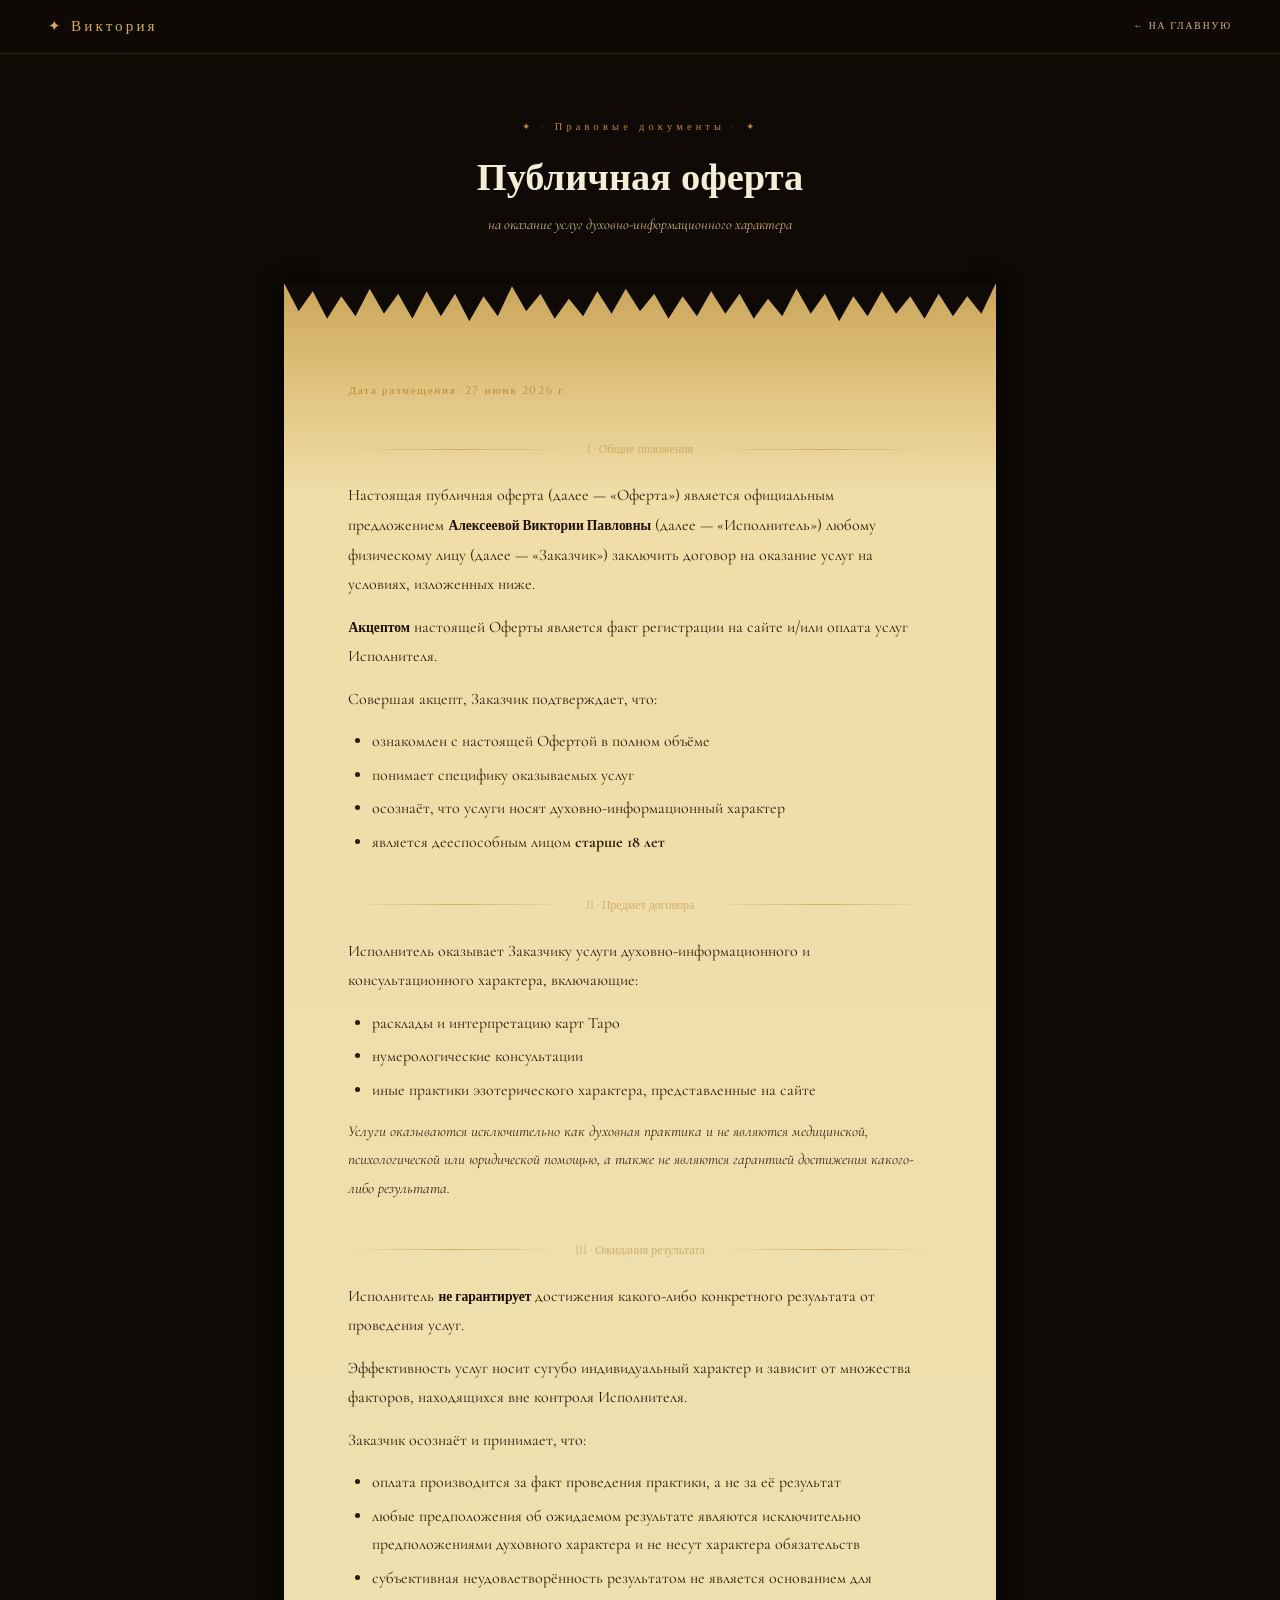
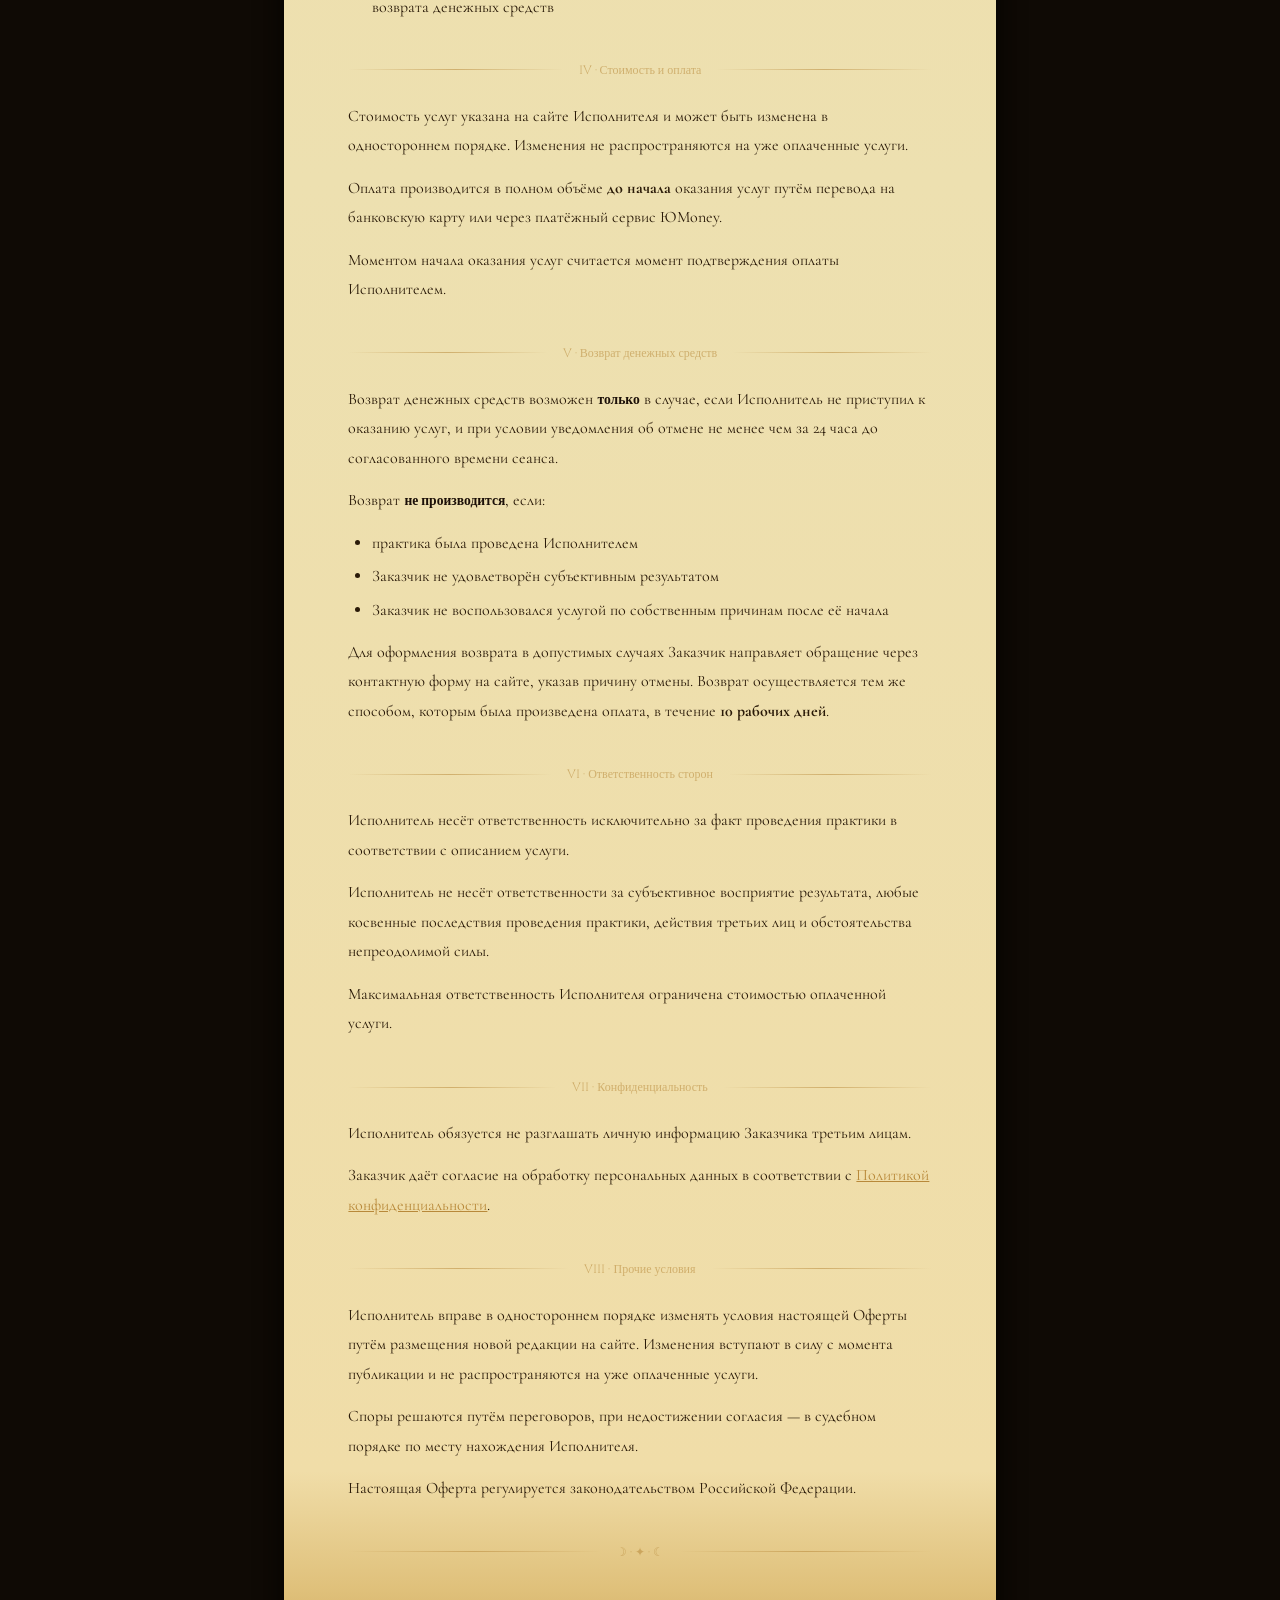
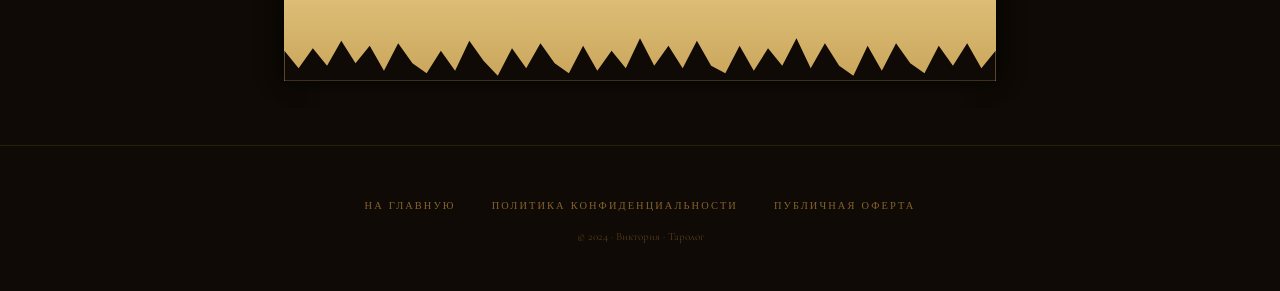
<file: frontend/oferta.html>
<!DOCTYPE html>
<html lang="ru">
<head>
<meta charset="UTF-8"/>
<meta name="viewport" content="width=device-width,initial-scale=1.0"/>
<title>Публичная оферта — Виктория Таролог</title>
<link rel="preconnect" href="https://fonts.googleapis.com"/>
<link rel="preconnect" href="https://fonts.gstatic.com" crossorigin/>
<link href="https://fonts.googleapis.com/css2?family=Cinzel:wght@400;600&family=Cormorant+Garamond:ital,wght@0,300;0,400;0,600;1,400&display=swap" rel="stylesheet"/>
<style>
*,*::before,*::after{box-sizing:border-box;margin:0;padding:0;}
:root{
  --ink:#0f0a05;--ink2:#1c1008;--parch:#e4cfa0;--parch2:#d4b87a;
  --gold:#b8893a;--gold2:#d4a855;--smoke:#f5edd8;
  --ff-title:'Cinzel',serif;--ff-body:'Cormorant Garamond',serif;
}
html{scroll-behavior:smooth;}
body{background:var(--ink);color:var(--parch);font-family:var(--ff-body);overflow-x:hidden;}

nav{
  position:sticky;top:0;z-index:100;
  display:flex;justify-content:space-between;align-items:center;
  padding:1rem 3rem;
  background:rgba(15,10,5,.97);
  border-bottom:1px solid rgba(184,137,58,.2);
}
.nav-logo{font-family:var(--ff-title);font-size:.95rem;letter-spacing:.2em;color:var(--gold2);text-decoration:none;}
.nav-back{font-family:var(--ff-title);font-size:.6rem;letter-spacing:.2em;text-transform:uppercase;color:var(--parch2);text-decoration:none;transition:color .3s;}
.nav-back:hover{color:var(--gold2);}

.page-header{
  text-align:center;padding:4rem 2rem 2rem;
}
.page-eyebrow{font-family:var(--ff-title);font-size:.65rem;letter-spacing:.4em;color:var(--gold);margin-bottom:1rem;}
.page-title{font-family:var(--ff-title);font-size:clamp(1.5rem,3vw,2.5rem);font-weight:600;color:var(--smoke);margin-bottom:.5rem;}
.page-date{font-family:var(--ff-body);font-size:.9rem;font-style:italic;color:var(--parch2);}

.scroll-world{max-width:820px;margin:0 auto;padding:0 1rem 4rem;}
.scroll-body{
  position:relative;
  background:linear-gradient(to bottom,#c9a55a 0%,#dfc07a 3%,#f0dda8 7%,#ede0b0 50%,#f0dda8 93%,#dfc07a 97%,#c9a55a 100%);
  margin:0 clamp(.5rem,3vw,2.5rem);
  box-shadow:-6px 0 18px rgba(0,0,0,.5),6px 0 18px rgba(0,0,0,.5);
}
.scroll-body::before{content:'';display:block;height:50px;background:var(--ink);clip-path:polygon(0% 0%,2% 55%,4% 15%,6% 70%,8% 25%,10% 65%,12% 10%,14% 60%,16% 20%,18% 70%,20% 15%,22% 65%,24% 20%,26% 75%,28% 25%,30% 65%,32% 5%,34% 55%,36% 20%,38% 70%,40% 30%,42% 65%,44% 15%,46% 60%,48% 10%,50% 55%,52% 20%,54% 70%,56% 25%,58% 65%,60% 15%,62% 60%,64% 20%,66% 70%,68% 30%,70% 65%,72% 10%,74% 60%,76% 20%,78% 75%,80% 25%,82% 65%,84% 15%,86% 60%,88% 25%,90% 70%,92% 20%,94% 65%,96% 25%,98% 60%,100% 0%);margin-bottom:-1px;}
.scroll-body::after{content:'';display:block;height:50px;background:var(--ink);clip-path:polygon(0% 100%,0% 40%,2% 75%,4% 35%,6% 70%,8% 20%,10% 65%,12% 30%,14% 80%,16% 25%,18% 65%,20% 85%,22% 40%,24% 80%,26% 20%,28% 60%,30% 90%,32% 35%,34% 75%,36% 25%,38% 65%,40% 85%,42% 30%,44% 80%,46% 40%,48% 75%,50% 15%,52% 70%,54% 30%,56% 75%,58% 20%,60% 70%,62% 85%,64% 30%,66% 80%,68% 35%,70% 70%,72% 15%,74% 75%,76% 25%,78% 70%,80% 90%,82% 30%,84% 80%,86% 25%,88% 65%,90% 85%,92% 30%,94% 70%,96% 25%,98% 75%,100% 40%,100% 100%);margin-top:-1px;}

.scroll-inner{padding:3rem 4rem;}
@media(max-width:600px){.scroll-inner{padding:2rem 1.5rem;}.nav-logo{font-size:.8rem;}.nav-back{display:none;}}

.ornament{display:flex;align-items:center;gap:1rem;margin:2.5rem 0 1.5rem;color:var(--gold);opacity:.55;}
.ornament-line{flex:1;height:1px;background:linear-gradient(to right,transparent,var(--gold),transparent);}
.ornament-glyph{font-family:var(--ff-title);font-size:.75rem;white-space:nowrap;}

h2{font-family:var(--ff-title);font-size:1rem;font-weight:600;color:var(--ink2);margin:2rem 0 .8rem;letter-spacing:.05em;}
h3{font-family:var(--ff-title);font-size:.85rem;font-weight:400;color:var(--ink2);margin:1.2rem 0 .5rem;letter-spacing:.03em;}
p{font-size:1rem;line-height:1.85;color:#2a1a08;margin-bottom:.8rem;}
ul,ol{padding-left:1.5rem;margin-bottom:.8rem;}
li{font-size:1rem;line-height:1.8;color:#2a1a08;margin-bottom:.3rem;}
.highlight{font-family:var(--ff-title);font-size:.85rem;color:var(--ink2);font-weight:600;}
.note{font-style:italic;color:#3a2510;font-size:.95rem;}
.date-line{font-family:var(--ff-title);font-size:.7rem;letter-spacing:.15em;color:var(--gold);margin-bottom:1.5rem;}

footer{text-align:center;padding:3rem 2rem;border-top:1px solid rgba(184,137,58,.15);}
footer a{font-family:var(--ff-title);font-size:.65rem;letter-spacing:.2em;text-transform:uppercase;color:var(--gold);text-decoration:none;margin:0 1rem;opacity:.7;transition:opacity .3s;}
footer a:hover{opacity:1;}
.footer-copy{font-size:.7rem;color:var(--gold);opacity:.4;margin-top:1rem;}
</style>
</head>
<body>

<nav>
  <a href="index.html" class="nav-logo">✦ Виктория</a>
  <a href="index.html" class="nav-back">← На главную</a>
</nav>

<div class="page-header">
  <p class="page-eyebrow">✦ · Правовые документы · ✦</p>
  <h1 class="page-title">Публичная оферта</h1>
  <p class="page-date">на оказание услуг духовно-информационного характера</p>
</div>

<div class="scroll-world">
  <div class="scroll-body">
    <div class="scroll-inner">

      <p class="date-line">Дата размещения: 27 июня 2026 г.</p>

      <div class="ornament"><div class="ornament-line"></div><span class="ornament-glyph">I · Общие положения</span><div class="ornament-line"></div></div>

      <p>Настоящая публичная оферта (далее — «Оферта») является официальным предложением <span class="highlight">Алексеевой Виктории Павловны</span> (далее — «Исполнитель») любому физическому лицу (далее — «Заказчик») заключить договор на оказание услуг на условиях, изложенных ниже.</p>

      <p><span class="highlight">Акцептом</span> настоящей Оферты является факт регистрации на сайте и/или оплата услуг Исполнителя.</p>

      <p>Совершая акцепт, Заказчик подтверждает, что:</p>
      <ul>
        <li>ознакомлен с настоящей Офертой в полном объёме</li>
        <li>понимает специфику оказываемых услуг</li>
        <li>осознаёт, что услуги носят духовно-информационный характер</li>
        <li>является дееспособным лицом <strong>старше 18 лет</strong></li>
      </ul>

      <div class="ornament"><div class="ornament-line"></div><span class="ornament-glyph">II · Предмет договора</span><div class="ornament-line"></div></div>

      <p>Исполнитель оказывает Заказчику услуги духовно-информационного и консультационного характера, включающие:</p>
      <ul>
        <li>расклады и интерпретацию карт Таро</li>
        <li>нумерологические консультации</li>
        <li>иные практики эзотерического характера, представленные на сайте</li>
      </ul>

      <p class="note">Услуги оказываются исключительно как духовная практика и не являются медицинской, психологической или юридической помощью, а также не являются гарантией достижения какого-либо результата.</p>

      <div class="ornament"><div class="ornament-line"></div><span class="ornament-glyph">III · Ожидания результата</span><div class="ornament-line"></div></div>

      <p>Исполнитель <span class="highlight">не гарантирует</span> достижения какого-либо конкретного результата от проведения услуг.</p>

      <p>Эффективность услуг носит сугубо индивидуальный характер и зависит от множества факторов, находящихся вне контроля Исполнителя.</p>

      <p>Заказчик осознаёт и принимает, что:</p>
      <ul>
        <li>оплата производится за факт проведения практики, а не за её результат</li>
        <li>любые предположения об ожидаемом результате являются исключительно предположениями духовного характера и не несут характера обязательств</li>
        <li>субъективная неудовлетворённость результатом не является основанием для возврата денежных средств</li>
      </ul>

      <div class="ornament"><div class="ornament-line"></div><span class="ornament-glyph">IV · Стоимость и оплата</span><div class="ornament-line"></div></div>

      <p>Стоимость услуг указана на сайте Исполнителя и может быть изменена в одностороннем порядке. Изменения не распространяются на уже оплаченные услуги.</p>
      <p>Оплата производится в полном объёме <strong>до начала</strong> оказания услуг путём перевода на банковскую карту или через платёжный сервис ЮMoney.</p>
      <p>Моментом начала оказания услуг считается момент подтверждения оплаты Исполнителем.</p>

      <div class="ornament"><div class="ornament-line"></div><span class="ornament-glyph">V · Возврат денежных средств</span><div class="ornament-line"></div></div>

      <p>Возврат денежных средств возможен <span class="highlight">только</span> в случае, если Исполнитель не приступил к оказанию услуг, и при условии уведомления об отмене не менее чем за 24 часа до согласованного времени сеанса.</p>

      <p>Возврат <span class="highlight">не производится</span>, если:</p>
      <ul>
        <li>практика была проведена Исполнителем</li>
        <li>Заказчик не удовлетворён субъективным результатом</li>
        <li>Заказчик не воспользовался услугой по собственным причинам после её начала</li>
      </ul>

      <p>Для оформления возврата в допустимых случаях Заказчик направляет обращение через контактную форму на сайте, указав причину отмены. Возврат осуществляется тем же способом, которым была произведена оплата, в течение <strong>10 рабочих дней</strong>.</p>

      <div class="ornament"><div class="ornament-line"></div><span class="ornament-glyph">VI · Ответственность сторон</span><div class="ornament-line"></div></div>

      <p>Исполнитель несёт ответственность исключительно за факт проведения практики в соответствии с описанием услуги.</p>
      <p>Исполнитель не несёт ответственности за субъективное восприятие результата, любые косвенные последствия проведения практики, действия третьих лиц и обстоятельства непреодолимой силы.</p>
      <p>Максимальная ответственность Исполнителя ограничена стоимостью оплаченной услуги.</p>

      <div class="ornament"><div class="ornament-line"></div><span class="ornament-glyph">VII · Конфиденциальность</span><div class="ornament-line"></div></div>

      <p>Исполнитель обязуется не разглашать личную информацию Заказчика третьим лицам.</p>
      <p>Заказчик даёт согласие на обработку персональных данных в соответствии с <a href="privacy.html" style="color:var(--gold);text-decoration:underline;">Политикой конфиденциальности</a>.</p>

      <div class="ornament"><div class="ornament-line"></div><span class="ornament-glyph">VIII · Прочие условия</span><div class="ornament-line"></div></div>

      <p>Исполнитель вправе в одностороннем порядке изменять условия настоящей Оферты путём размещения новой редакции на сайте. Изменения вступают в силу с момента публикации и не распространяются на уже оплаченные услуги.</p>
      <p>Споры решаются путём переговоров, при недостижении согласия — в судебном порядке по месту нахождения Исполнителя.</p>
      <p>Настоящая Оферта регулируется законодательством Российской Федерации.</p>

      <div class="ornament"><div class="ornament-line"></div><span class="ornament-glyph">☽ · ✦ · ☾</span><div class="ornament-line"></div></div>

    </div>
  </div>
</div>

<footer>
  <a href="index.html">На главную</a>
  <a href="privacy.html">Политика конфиденциальности</a>
  <a href="oferta.html">Публичная оферта</a>
  <div class="footer-copy">© 2024 · Виктория · Таролог</div>
</footer>

</body>
</html>
</file>
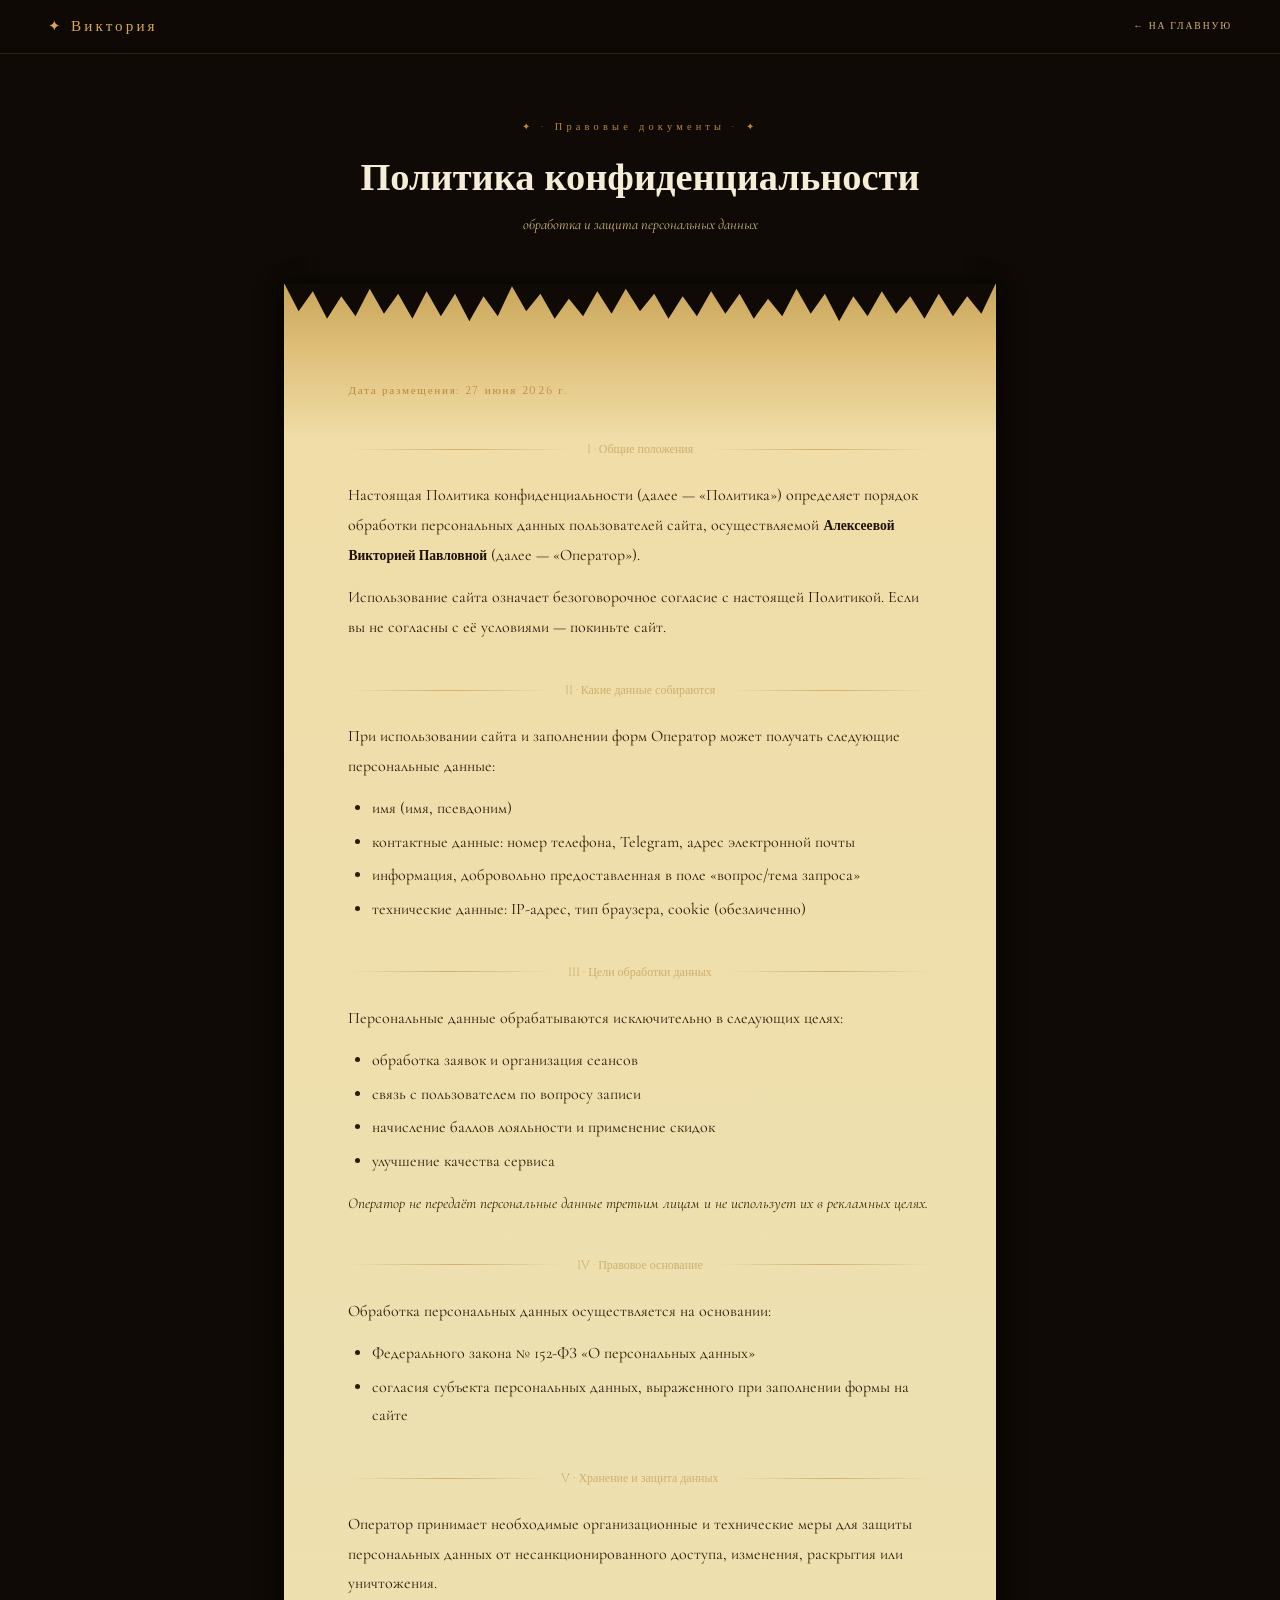
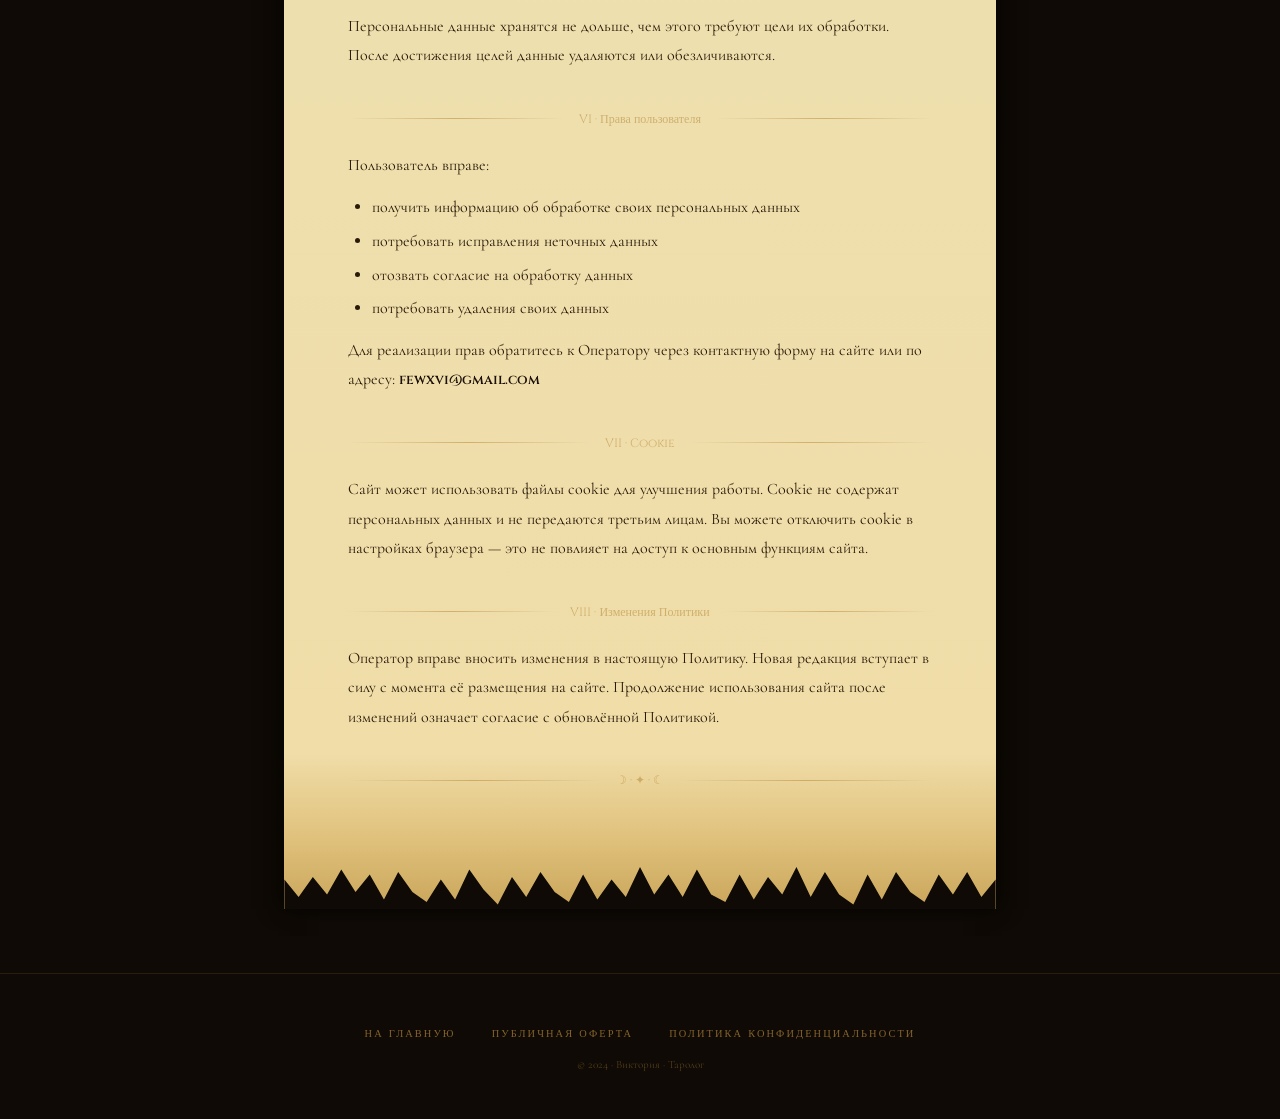
<file: frontend/privacy.html>
<!DOCTYPE html>
<html lang="ru">
<head>
<meta charset="UTF-8"/>
<meta name="viewport" content="width=device-width,initial-scale=1.0"/>
<title>Политика конфиденциальности — Виктория Таролог</title>
<link rel="preconnect" href="https://fonts.googleapis.com"/>
<link rel="preconnect" href="https://fonts.gstatic.com" crossorigin/>
<link href="https://fonts.googleapis.com/css2?family=Cinzel:wght@400;600&family=Cormorant+Garamond:ital,wght@0,300;0,400;0,600;1,400&display=swap" rel="stylesheet"/>
<style>
*,*::before,*::after{box-sizing:border-box;margin:0;padding:0;}
:root{
  --ink:#0f0a05;--ink2:#1c1008;--parch:#e4cfa0;--parch2:#d4b87a;
  --gold:#b8893a;--gold2:#d4a855;--smoke:#f5edd8;
  --ff-title:'Cinzel',serif;--ff-body:'Cormorant Garamond',serif;
}
html{scroll-behavior:smooth;}
body{background:var(--ink);color:var(--parch);font-family:var(--ff-body);overflow-x:hidden;}
nav{position:sticky;top:0;z-index:100;display:flex;justify-content:space-between;align-items:center;padding:1rem 3rem;background:rgba(15,10,5,.97);border-bottom:1px solid rgba(184,137,58,.2);}
.nav-logo{font-family:var(--ff-title);font-size:.95rem;letter-spacing:.2em;color:var(--gold2);text-decoration:none;}
.nav-back{font-family:var(--ff-title);font-size:.6rem;letter-spacing:.2em;text-transform:uppercase;color:var(--parch2);text-decoration:none;transition:color .3s;}
.nav-back:hover{color:var(--gold2);}
.page-header{text-align:center;padding:4rem 2rem 2rem;}
.page-eyebrow{font-family:var(--ff-title);font-size:.65rem;letter-spacing:.4em;color:var(--gold);margin-bottom:1rem;}
.page-title{font-family:var(--ff-title);font-size:clamp(1.5rem,3vw,2.5rem);font-weight:600;color:var(--smoke);margin-bottom:.5rem;}
.page-sub{font-family:var(--ff-body);font-size:.9rem;font-style:italic;color:var(--parch2);}
.scroll-world{max-width:820px;margin:0 auto;padding:0 1rem 4rem;}
.scroll-body{position:relative;background:linear-gradient(to bottom,#c9a55a 0%,#dfc07a 3%,#f0dda8 7%,#ede0b0 50%,#f0dda8 93%,#dfc07a 97%,#c9a55a 100%);margin:0 clamp(.5rem,3vw,2.5rem);box-shadow:-6px 0 18px rgba(0,0,0,.5),6px 0 18px rgba(0,0,0,.5);}
.scroll-body::before{content:'';display:block;height:50px;background:var(--ink);clip-path:polygon(0% 0%,2% 55%,4% 15%,6% 70%,8% 25%,10% 65%,12% 10%,14% 60%,16% 20%,18% 70%,20% 15%,22% 65%,24% 20%,26% 75%,28% 25%,30% 65%,32% 5%,34% 55%,36% 20%,38% 70%,40% 30%,42% 65%,44% 15%,46% 60%,48% 10%,50% 55%,52% 20%,54% 70%,56% 25%,58% 65%,60% 15%,62% 60%,64% 20%,66% 70%,68% 30%,70% 65%,72% 10%,74% 60%,76% 20%,78% 75%,80% 25%,82% 65%,84% 15%,86% 60%,88% 25%,90% 70%,92% 20%,94% 65%,96% 25%,98% 60%,100% 0%);margin-bottom:-1px;}
.scroll-body::after{content:'';display:block;height:50px;background:var(--ink);clip-path:polygon(0% 100%,0% 40%,2% 75%,4% 35%,6% 70%,8% 20%,10% 65%,12% 30%,14% 80%,16% 25%,18% 65%,20% 85%,22% 40%,24% 80%,26% 20%,28% 60%,30% 90%,32% 35%,34% 75%,36% 25%,38% 65%,40% 85%,42% 30%,44% 80%,46% 40%,48% 75%,50% 15%,52% 70%,54% 30%,56% 75%,58% 20%,60% 70%,62% 85%,64% 30%,66% 80%,68% 35%,70% 70%,72% 15%,74% 75%,76% 25%,78% 70%,80% 90%,82% 30%,84% 80%,86% 25%,88% 65%,90% 85%,92% 30%,94% 70%,96% 25%,98% 75%,100% 40%,100% 100%);margin-top:-1px;}
.scroll-inner{padding:3rem 4rem;}
@media(max-width:600px){.scroll-inner{padding:2rem 1.5rem;}.nav-back{display:none;}}
.ornament{display:flex;align-items:center;gap:1rem;margin:2.5rem 0 1.5rem;color:var(--gold);opacity:.55;}
.ornament-line{flex:1;height:1px;background:linear-gradient(to right,transparent,var(--gold),transparent);}
.ornament-glyph{font-family:var(--ff-title);font-size:.75rem;white-space:nowrap;}
p{font-size:1rem;line-height:1.85;color:#2a1a08;margin-bottom:.8rem;}
ul{padding-left:1.5rem;margin-bottom:.8rem;}
li{font-size:1rem;line-height:1.8;color:#2a1a08;margin-bottom:.3rem;}
.highlight{font-family:var(--ff-title);font-size:.85rem;color:var(--ink2);font-weight:600;}
.note{font-style:italic;color:#3a2510;font-size:.95rem;}
.date-line{font-family:var(--ff-title);font-size:.7rem;letter-spacing:.15em;color:var(--gold);margin-bottom:1.5rem;}
footer{text-align:center;padding:3rem 2rem;border-top:1px solid rgba(184,137,58,.15);}
footer a{font-family:var(--ff-title);font-size:.65rem;letter-spacing:.2em;text-transform:uppercase;color:var(--gold);text-decoration:none;margin:0 1rem;opacity:.7;transition:opacity .3s;}
footer a:hover{opacity:1;}
.footer-copy{font-size:.7rem;color:var(--gold);opacity:.4;margin-top:1rem;}
</style>
</head>
<body>

<nav>
  <a href="index.html" class="nav-logo">✦ Виктория</a>
  <a href="index.html" class="nav-back">← На главную</a>
</nav>

<div class="page-header">
  <p class="page-eyebrow">✦ · Правовые документы · ✦</p>
  <h1 class="page-title">Политика конфиденциальности</h1>
  <p class="page-sub">обработка и защита персональных данных</p>
</div>

<div class="scroll-world">
  <div class="scroll-body">
    <div class="scroll-inner">

      <p class="date-line">Дата размещения: 27 июня 2026 г.</p>

      <div class="ornament"><div class="ornament-line"></div><span class="ornament-glyph">I · Общие положения</span><div class="ornament-line"></div></div>

      <p>Настоящая Политика конфиденциальности (далее — «Политика») определяет порядок обработки персональных данных пользователей сайта, осуществляемой <span class="highlight">Алексеевой Викторией Павловной</span> (далее — «Оператор»).</p>
      <p>Использование сайта означает безоговорочное согласие с настоящей Политикой. Если вы не согласны с её условиями — покиньте сайт.</p>

      <div class="ornament"><div class="ornament-line"></div><span class="ornament-glyph">II · Какие данные собираются</span><div class="ornament-line"></div></div>

      <p>При использовании сайта и заполнении форм Оператор может получать следующие персональные данные:</p>
      <ul>
        <li>имя (имя, псевдоним)</li>
        <li>контактные данные: номер телефона, Telegram, адрес электронной почты</li>
        <li>информация, добровольно предоставленная в поле «вопрос/тема запроса»</li>
        <li>технические данные: IP-адрес, тип браузера, cookie (обезличенно)</li>
      </ul>

      <div class="ornament"><div class="ornament-line"></div><span class="ornament-glyph">III · Цели обработки данных</span><div class="ornament-line"></div></div>

      <p>Персональные данные обрабатываются исключительно в следующих целях:</p>
      <ul>
        <li>обработка заявок и организация сеансов</li>
        <li>связь с пользователем по вопросу записи</li>
        <li>начисление баллов лояльности и применение скидок</li>
        <li>улучшение качества сервиса</li>
      </ul>
      <p class="note">Оператор не передаёт персональные данные третьим лицам и не использует их в рекламных целях.</p>

      <div class="ornament"><div class="ornament-line"></div><span class="ornament-glyph">IV · Правовое основание</span><div class="ornament-line"></div></div>

      <p>Обработка персональных данных осуществляется на основании:</p>
      <ul>
        <li>Федерального закона № 152-ФЗ «О персональных данных»</li>
        <li>согласия субъекта персональных данных, выраженного при заполнении формы на сайте</li>
      </ul>

      <div class="ornament"><div class="ornament-line"></div><span class="ornament-glyph">V · Хранение и защита данных</span><div class="ornament-line"></div></div>

      <p>Оператор принимает необходимые организационные и технические меры для защиты персональных данных от несанкционированного доступа, изменения, раскрытия или уничтожения.</p>
      <p>Персональные данные хранятся не дольше, чем этого требуют цели их обработки. После достижения целей данные удаляются или обезличиваются.</p>

      <div class="ornament"><div class="ornament-line"></div><span class="ornament-glyph">VI · Права пользователя</span><div class="ornament-line"></div></div>

      <p>Пользователь вправе:</p>
      <ul>
        <li>получить информацию об обработке своих персональных данных</li>
        <li>потребовать исправления неточных данных</li>
        <li>отозвать согласие на обработку данных</li>
        <li>потребовать удаления своих данных</li>
      </ul>
      <p>Для реализации прав обратитесь к Оператору через контактную форму на сайте или по адресу: <span class="highlight">fewxvi@gmail.com</span></p>

      <div class="ornament"><div class="ornament-line"></div><span class="ornament-glyph">VII · Cookie</span><div class="ornament-line"></div></div>

      <p>Сайт может использовать файлы cookie для улучшения работы. Cookie не содержат персональных данных и не передаются третьим лицам. Вы можете отключить cookie в настройках браузера — это не повлияет на доступ к основным функциям сайта.</p>

      <div class="ornament"><div class="ornament-line"></div><span class="ornament-glyph">VIII · Изменения Политики</span><div class="ornament-line"></div></div>

      <p>Оператор вправе вносить изменения в настоящую Политику. Новая редакция вступает в силу с момента её размещения на сайте. Продолжение использования сайта после изменений означает согласие с обновлённой Политикой.</p>

      <div class="ornament"><div class="ornament-line"></div><span class="ornament-glyph">☽ · ✦ · ☾</span><div class="ornament-line"></div></div>

    </div>
  </div>
</div>

<footer>
  <a href="index.html">На главную</a>
  <a href="oferta.html">Публичная оферта</a>
  <a href="privacy.html">Политика конфиденциальности</a>
  <div class="footer-copy">© 2024 · Виктория · Таролог</div>
</footer>

</body>
</html>
</file>
